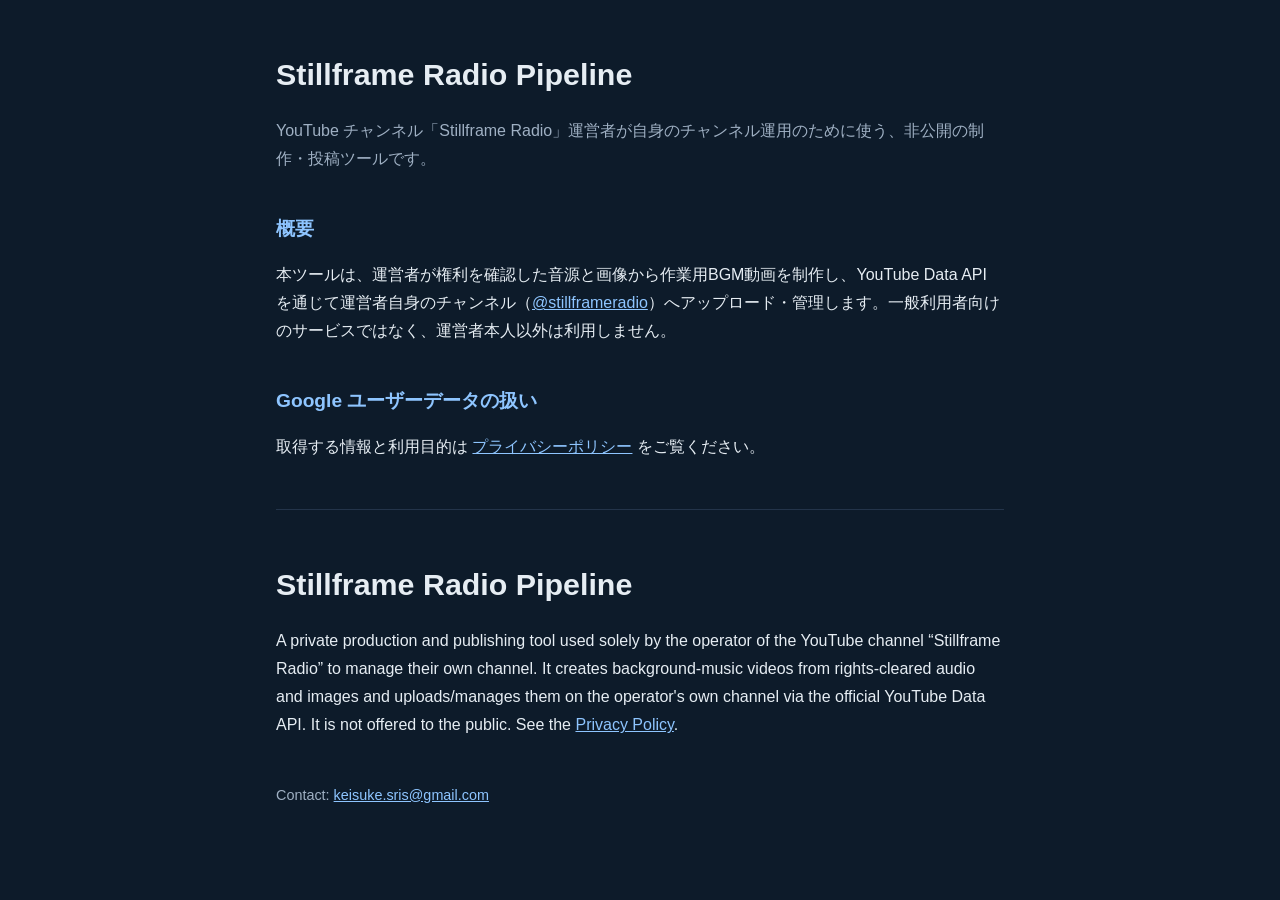
<file: index.html>
<!doctype html>
<html lang="ja"><head><meta charset="utf-8"><meta name="viewport" content="width=device-width,initial-scale=1">
<title>Stillframe Radio Pipeline</title><link rel="stylesheet" href="style.css"></head>
<body><main>
<h1>Stillframe Radio Pipeline</h1>
<p class="muted">YouTube チャンネル「Stillframe Radio」運営者が自身のチャンネル運用のために使う、非公開の制作・投稿ツールです。</p>
<h2>概要</h2>
<p>本ツールは、運営者が権利を確認した音源と画像から作業用BGM動画を制作し、YouTube Data API を通じて運営者自身のチャンネル（<a href="https://www.youtube.com/@stillframeradio">@stillframeradio</a>）へアップロード・管理します。一般利用者向けのサービスではなく、運営者本人以外は利用しません。</p>
<h2>Google ユーザーデータの扱い</h2>
<p>取得する情報と利用目的は <a href="privacy.html">プライバシーポリシー</a> をご覧ください。</p>
<hr>
<h1 lang="en">Stillframe Radio Pipeline</h1>
<p lang="en">A private production and publishing tool used solely by the operator of the YouTube channel “Stillframe Radio” to manage their own channel. It creates background-music videos from rights-cleared audio and images and uploads/manages them on the operator's own channel via the official YouTube Data API. It is not offered to the public. See the <a href="privacy.html">Privacy Policy</a>.</p>
<footer>Contact: <a href="mailto:keisuke.sris@gmail.com">keisuke.sris@gmail.com</a></footer>
</main></body></html>
</file>
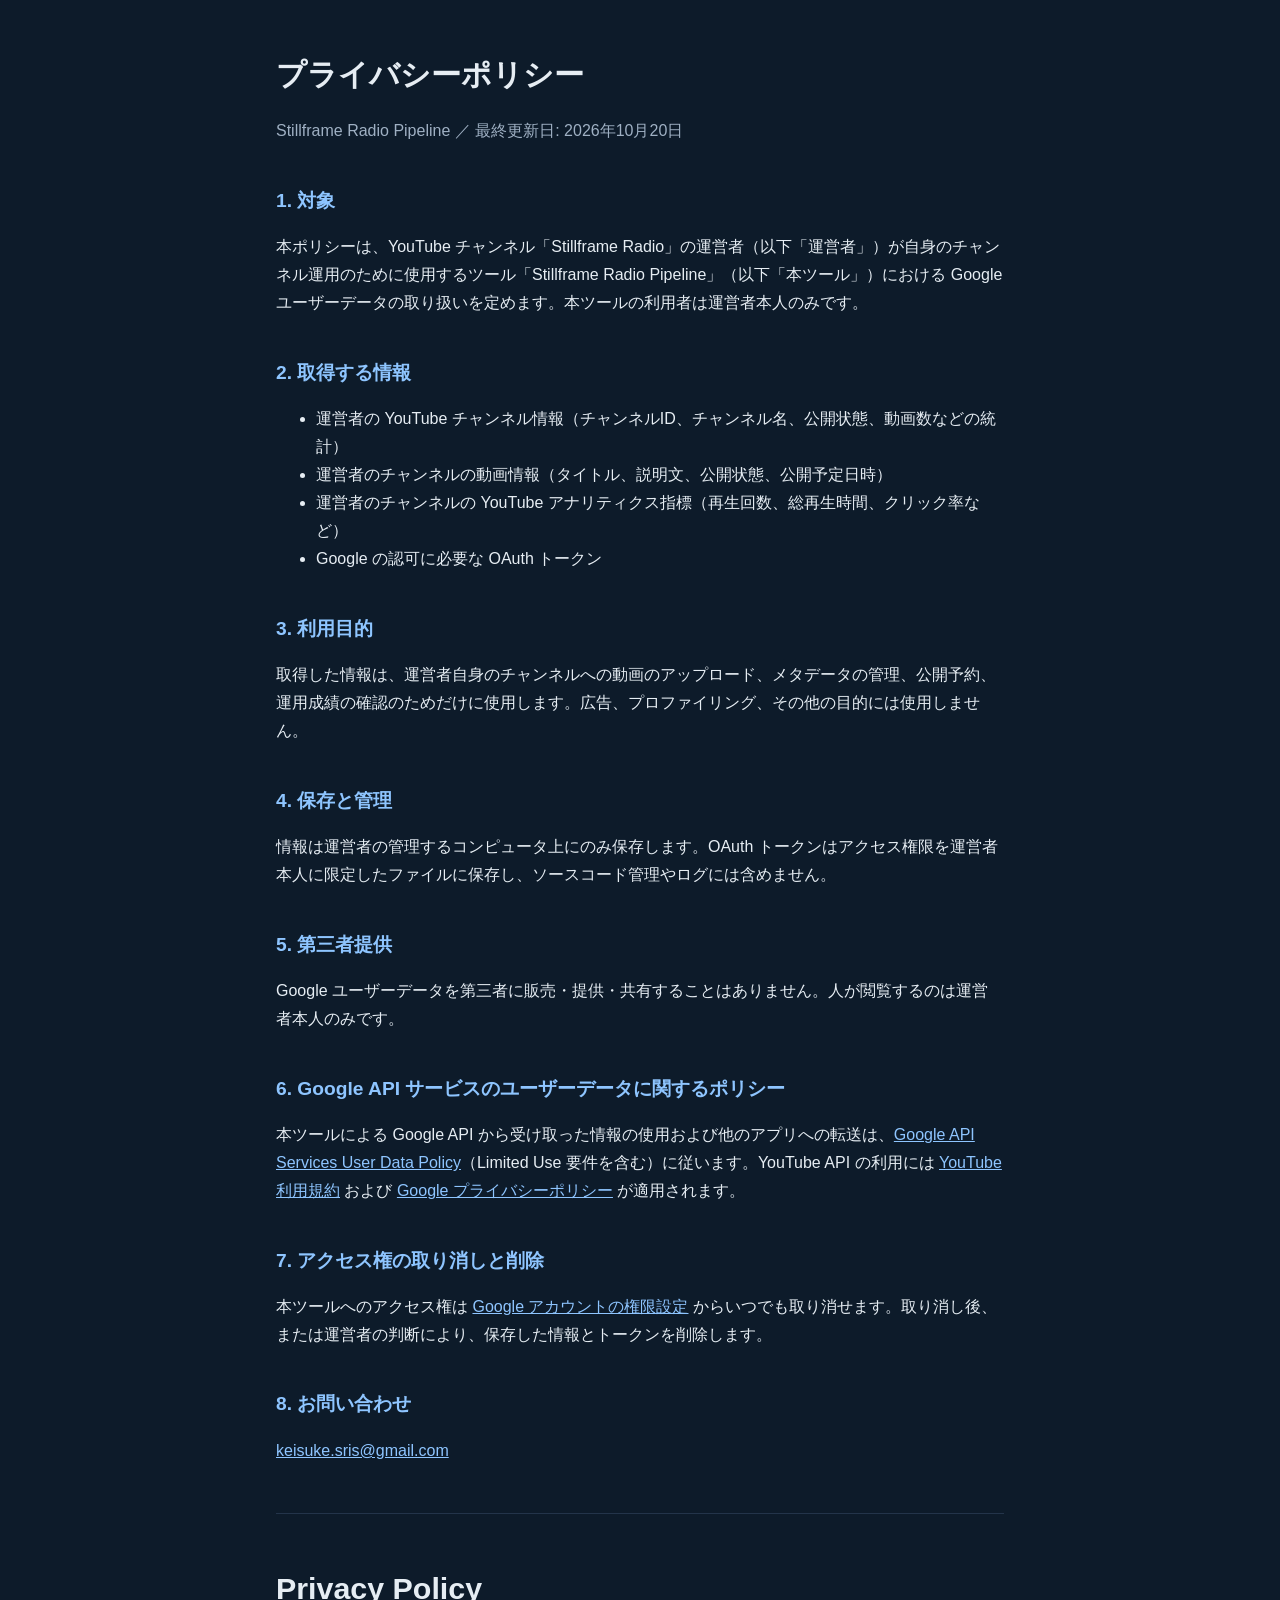
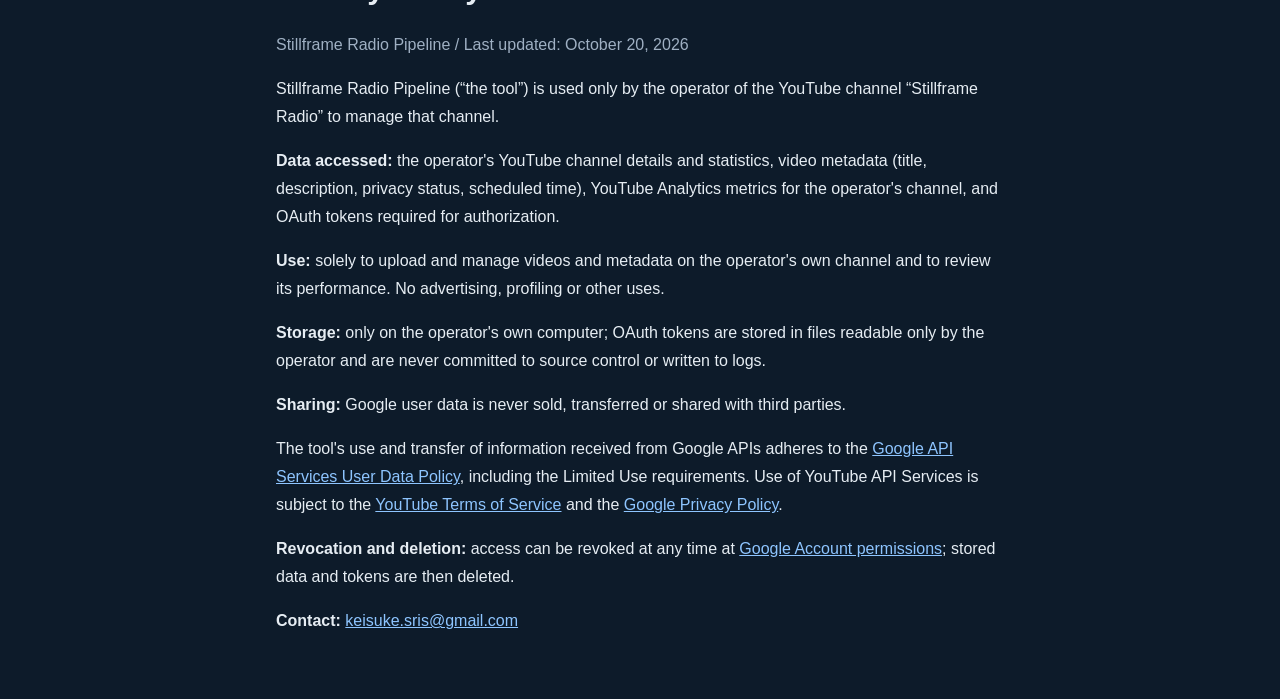
<file: privacy.html>
<!doctype html>
<html lang="ja"><head><meta charset="utf-8"><meta name="viewport" content="width=device-width,initial-scale=1">
<title>Privacy Policy – Stillframe Radio Pipeline</title><link rel="stylesheet" href="style.css"></head>
<body><main>
<h1>プライバシーポリシー</h1>
<p class="muted">Stillframe Radio Pipeline ／ 最終更新日: 2026年10月20日</p>
<h2>1. 対象</h2>
<p>本ポリシーは、YouTube チャンネル「Stillframe Radio」の運営者（以下「運営者」）が自身のチャンネル運用のために使用するツール「Stillframe Radio Pipeline」（以下「本ツール」）における Google ユーザーデータの取り扱いを定めます。本ツールの利用者は運営者本人のみです。</p>
<h2>2. 取得する情報</h2>
<ul>
<li>運営者の YouTube チャンネル情報（チャンネルID、チャンネル名、公開状態、動画数などの統計）</li>
<li>運営者のチャンネルの動画情報（タイトル、説明文、公開状態、公開予定日時）</li>
<li>運営者のチャンネルの YouTube アナリティクス指標（再生回数、総再生時間、クリック率など）</li>
<li>Google の認可に必要な OAuth トークン</li>
</ul>
<h2>3. 利用目的</h2>
<p>取得した情報は、運営者自身のチャンネルへの動画のアップロード、メタデータの管理、公開予約、運用成績の確認のためだけに使用します。広告、プロファイリング、その他の目的には使用しません。</p>
<h2>4. 保存と管理</h2>
<p>情報は運営者の管理するコンピュータ上にのみ保存します。OAuth トークンはアクセス権限を運営者本人に限定したファイルに保存し、ソースコード管理やログには含めません。</p>
<h2>5. 第三者提供</h2>
<p>Google ユーザーデータを第三者に販売・提供・共有することはありません。人が閲覧するのは運営者本人のみです。</p>
<h2>6. Google API サービスのユーザーデータに関するポリシー</h2>
<p>本ツールによる Google API から受け取った情報の使用および他のアプリへの転送は、<a href="https://developers.google.com/terms/api-services-user-data-policy">Google API Services User Data Policy</a>（Limited Use 要件を含む）に従います。YouTube API の利用には <a href="https://www.youtube.com/t/terms">YouTube 利用規約</a> および <a href="https://policies.google.com/privacy">Google プライバシーポリシー</a> が適用されます。</p>
<h2>7. アクセス権の取り消しと削除</h2>
<p>本ツールへのアクセス権は <a href="https://myaccount.google.com/permissions">Google アカウントの権限設定</a> からいつでも取り消せます。取り消し後、または運営者の判断により、保存した情報とトークンを削除します。</p>
<h2>8. お問い合わせ</h2>
<p><a href="mailto:keisuke.sris@gmail.com">keisuke.sris@gmail.com</a></p>
<hr>
<h1 lang="en">Privacy Policy</h1>
<div lang="en">
<p class="muted">Stillframe Radio Pipeline / Last updated: October 20, 2026</p>
<p>Stillframe Radio Pipeline (“the tool”) is used only by the operator of the YouTube channel “Stillframe Radio” to manage that channel.</p>
<p><strong>Data accessed:</strong> the operator's YouTube channel details and statistics, video metadata (title, description, privacy status, scheduled time), YouTube Analytics metrics for the operator's channel, and OAuth tokens required for authorization.</p>
<p><strong>Use:</strong> solely to upload and manage videos and metadata on the operator's own channel and to review its performance. No advertising, profiling or other uses.</p>
<p><strong>Storage:</strong> only on the operator's own computer; OAuth tokens are stored in files readable only by the operator and are never committed to source control or written to logs.</p>
<p><strong>Sharing:</strong> Google user data is never sold, transferred or shared with third parties.</p>
<p>The tool's use and transfer of information received from Google APIs adheres to the <a href="https://developers.google.com/terms/api-services-user-data-policy">Google API Services User Data Policy</a>, including the Limited Use requirements. Use of YouTube API Services is subject to the <a href="https://www.youtube.com/t/terms">YouTube Terms of Service</a> and the <a href="https://policies.google.com/privacy">Google Privacy Policy</a>.</p>
<p><strong>Revocation and deletion:</strong> access can be revoked at any time at <a href="https://myaccount.google.com/permissions">Google Account permissions</a>; stored data and tokens are then deleted.</p>
<p><strong>Contact:</strong> <a href="mailto:keisuke.sris@gmail.com">keisuke.sris@gmail.com</a></p>
</div>
</main></body></html>
</file>
<file: style.css>
:root{--bg:#0d1b2a;--fg:#e6edf3;--muted:#9fb0c3;--accent:#8ec5ff}
*{box-sizing:border-box}body{margin:0;background:var(--bg);color:var(--fg);font:16px/1.75 -apple-system,"Hiragino Sans","Noto Sans JP",sans-serif}
main{max-width:760px;margin:0 auto;padding:48px 16px}h1{font-size:1.9rem;margin:0 0 .3em}h2{font-size:1.2rem;margin:2em 0 .5em;color:var(--accent)}
p,li{color:var(--fg)}.muted{color:var(--muted)}a{color:var(--accent)}hr{border:0;border-top:1px solid #23344a;margin:3em 0}footer{margin-top:3em;font-size:.9rem;color:var(--muted)}
</file>
